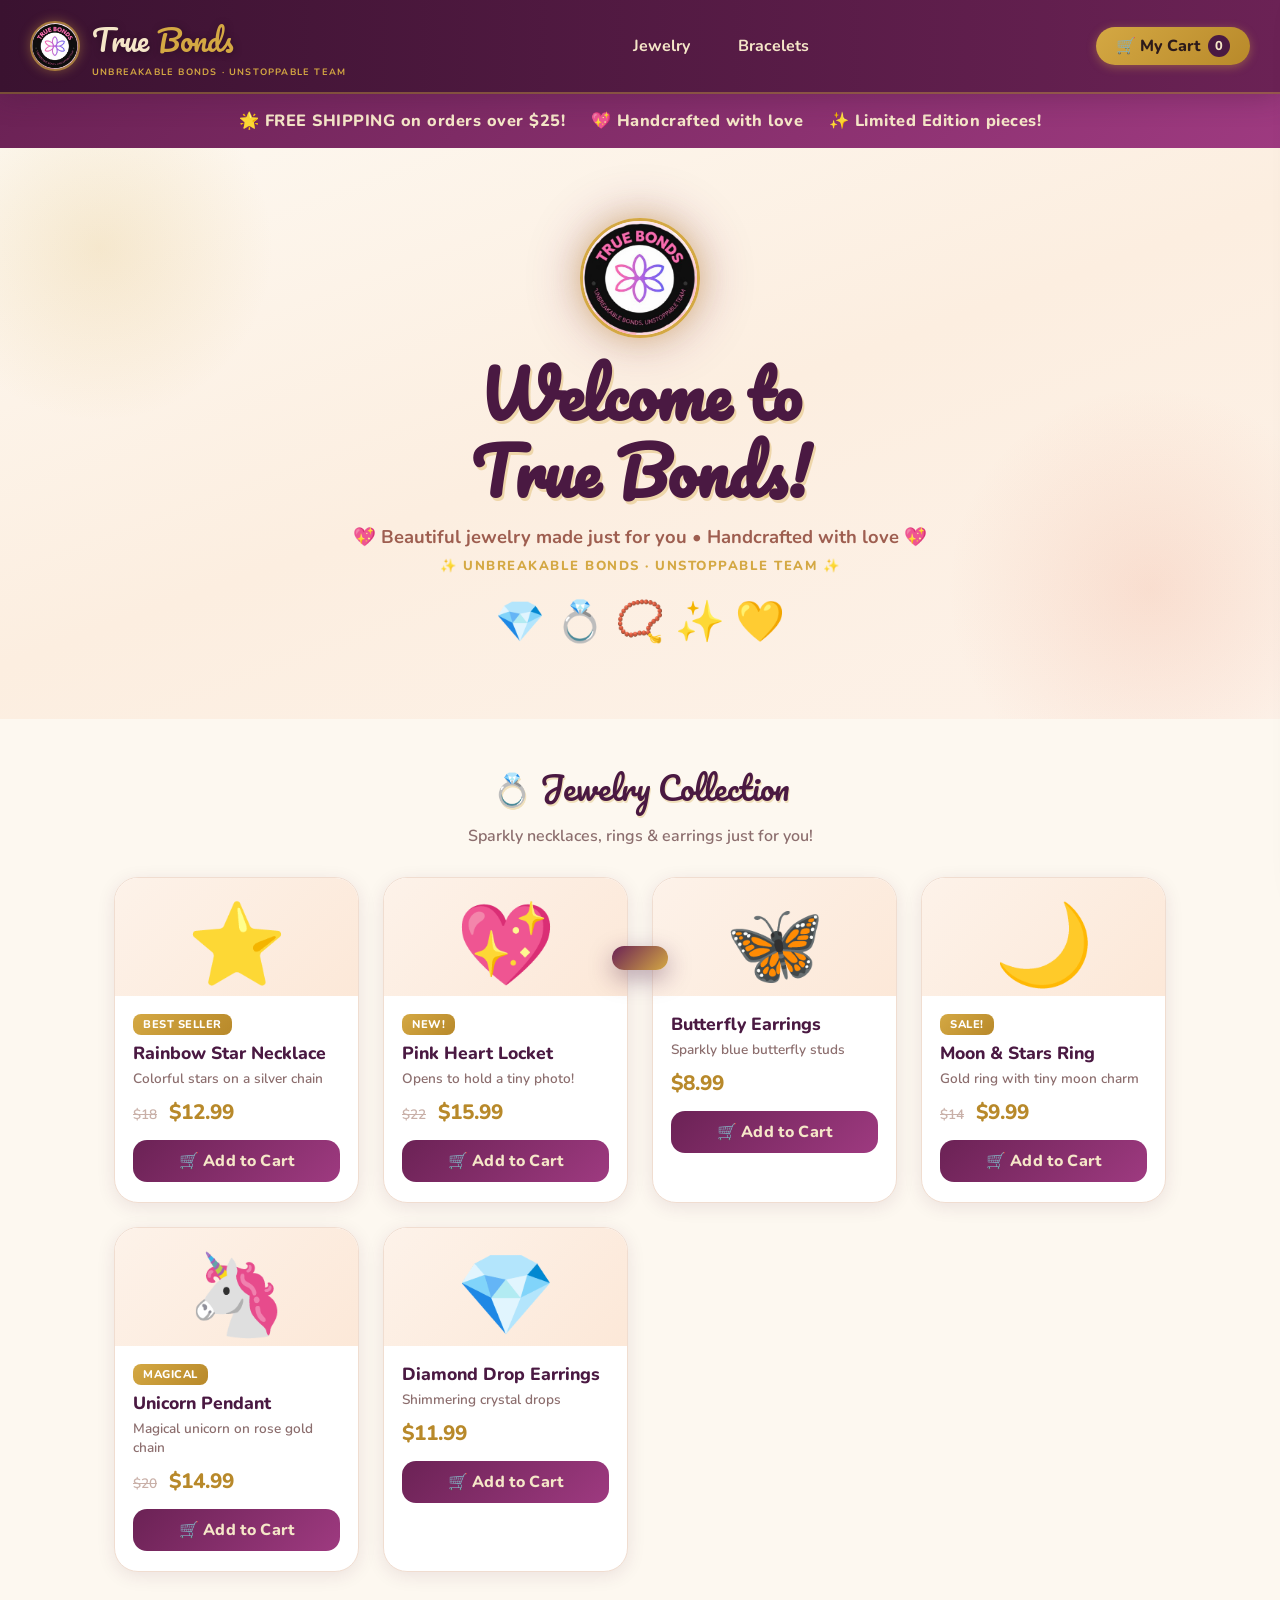
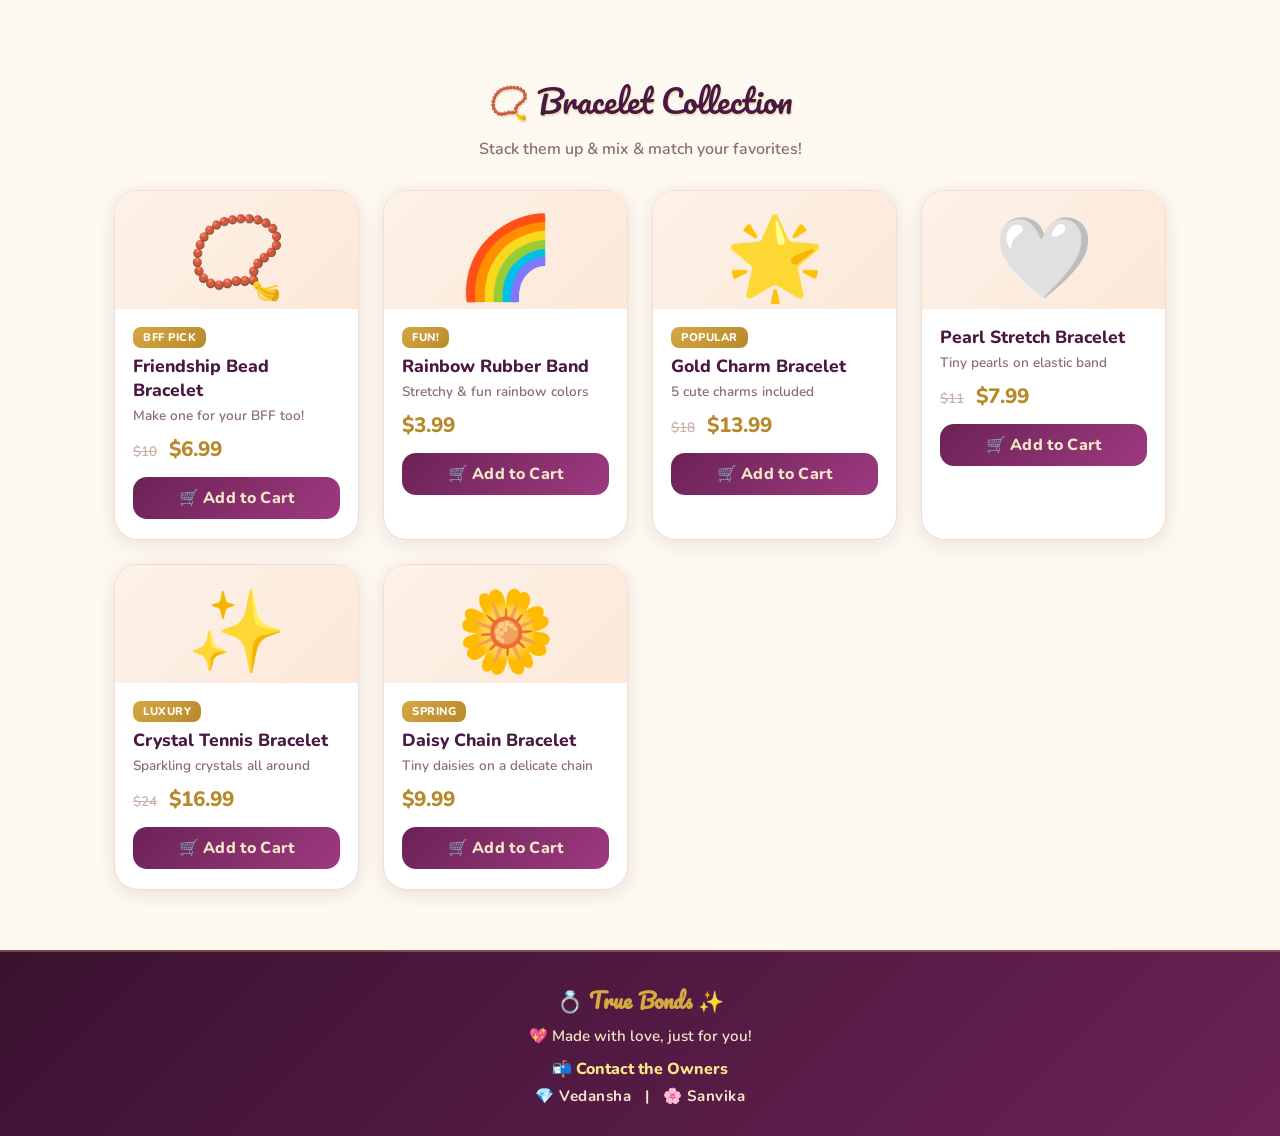
<file: index.html>
<!DOCTYPE html>
<html lang="en">
<head>
<meta charset="UTF-8">
<meta name="viewport" content="width=device-width, initial-scale=1.0">
<title>✨ True Bonds Jewelry ✨</title>
<link href="https://fonts.googleapis.com/css2?family=Pacifico&family=Nunito:wght@400;600;700;800&display=swap" rel="stylesheet">
<style>
  :root {
    --rose:      #e8896a;
    --gold:      #d4a843;
    --champagne: #f5e6c8;
    --plum:      #4a1942;
    --cream:     #fdf8f0;
    --card:      #ffffff;
    --text:      #2c1a1a;
    --muted:     #8c6e6e;
    --border:    #f0ddd0;
    --mint:      #2eaa7a;
  }

  * { margin: 0; padding: 0; box-sizing: border-box; }

  body {
    font-family: 'Nunito', sans-serif;
    background: var(--cream);
    color: var(--text);
    overflow-x: hidden;
  }

  /* ===== NAVBAR ===== */
  nav {
    background: linear-gradient(90deg, #3a1230, #6b2255, #3a1230);
    background-size: 200% auto;
    animation: shimmer 4s linear infinite;
    padding: 14px 30px;
    display: flex;
    align-items: center;
    justify-content: space-between;
    box-shadow: 0 4px 24px rgba(74,25,66,0.35);
    position: sticky; top: 0; z-index: 999;
    border-bottom: 2px solid rgba(212,168,67,0.4);
  }
  @keyframes shimmer { to { background-position: 200% center; } }

  .logo {
    font-family: 'Pacifico', cursive;
    font-size: 1.8rem;
    color: #f5e6c8;
    text-shadow: 1px 1px 8px rgba(0,0,0,0.3);
  }
  .logo span { color: #d4a843; }

  .nav-links { display: flex; gap: 20px; }
  .nav-links a {
    color: #f5e6c8;
    text-decoration: none;
    font-weight: 700;
    font-size: 1rem;
    padding: 6px 14px;
    border-radius: 20px;
    transition: background 0.2s, color 0.2s;
  }
  .nav-links a:hover { background: rgba(212,168,67,0.2); color: #d4a843; }

  #cart-btn {
    background: linear-gradient(135deg, #d4a843, #b8892a);
    color: #2c1a1a;
    border: none;
    padding: 8px 20px;
    border-radius: 25px;
    font-weight: 800;
    font-size: 1rem;
    cursor: pointer;
    display: flex; align-items: center; gap: 8px;
    transition: transform 0.2s, box-shadow 0.2s;
    font-family: 'Nunito', sans-serif;
    box-shadow: 0 2px 10px rgba(212,168,67,0.4);
  }
  #cart-btn:hover { transform: scale(1.06); box-shadow: 0 6px 18px rgba(212,168,67,0.55); }
  #cart-count {
    background: var(--plum);
    color: #f5e6c8;
    border-radius: 50%;
    width: 22px; height: 22px;
    display: flex; align-items: center; justify-content: center;
    font-size: 0.8rem;
    font-weight: 800;
  }

  /* ===== HERO ===== */
  .hero {
    text-align: center;
    padding: 70px 20px 50px;
    position: relative;
    overflow: hidden;
    background: linear-gradient(160deg, #fdf8f0 0%, #fceee0 50%, #fdf2e9 100%);
  }
  .hero::before {
    content: '';
    position: absolute;
    top: -80px; left: -80px;
    width: 360px; height: 360px;
    background: radial-gradient(circle, rgba(212,168,67,0.18), transparent 68%);
    border-radius: 50%;
  }
  .hero::after {
    content: '';
    position: absolute;
    bottom: -80px; right: -80px;
    width: 420px; height: 420px;
    background: radial-gradient(circle, rgba(232,137,106,0.18), transparent 68%);
    border-radius: 50%;
  }
  .hero h1 {
    font-family: 'Pacifico', cursive;
    font-size: clamp(2.2rem, 6vw, 4rem);
    color: var(--plum);
    text-shadow: 2px 3px 0 rgba(212,168,67,0.35);
    line-height: 1.2;
    position: relative; z-index: 1;
    animation: pop 0.7s cubic-bezier(.36,1.6,.6,1) both;
  }
  @keyframes pop { from { transform: scale(0.6); opacity: 0; } to { transform: scale(1); opacity: 1; } }
  .hero p {
    font-size: 1.15rem;
    color: #9e5e50;
    font-weight: 700;
    margin-top: 14px;
    position: relative; z-index: 1;
  }
  .floating-gems {
    font-size: 2.5rem;
    margin: 20px 0;
    animation: float 3s ease-in-out infinite;
  }
  @keyframes float {
    0%, 100% { transform: translateY(0); }
    50% { transform: translateY(-12px); }
  }

  /* ===== SECTION TITLE ===== */
  .section-title {
    text-align: center;
    font-family: 'Pacifico', cursive;
    font-size: 2rem;
    color: var(--plum);
    margin: 40px 0 10px;
    text-shadow: 1px 2px 0 rgba(212,168,67,0.3);
  }
  .section-subtitle {
    text-align: center;
    color: var(--muted);
    font-size: 1rem;
    margin-bottom: 30px;
    font-weight: 600;
  }

  /* ===== PRODUCTS GRID ===== */
  .products-grid {
    display: grid;
    grid-template-columns: repeat(auto-fill, minmax(240px, 1fr));
    gap: 24px;
    max-width: 1100px;
    margin: 0 auto;
    padding: 0 24px 60px;
  }

  .product-card {
    background: #ffffff;
    border-radius: 24px;
    overflow: hidden;
    box-shadow: 0 4px 18px rgba(74,25,66,0.1);
    transition: transform 0.25s, box-shadow 0.25s;
    border: 1.5px solid #f0ddd0;
    animation: fadeUp 0.5s ease both;
  }
  @keyframes fadeUp {
    from { transform: translateY(30px); opacity: 0; }
    to { transform: translateY(0); opacity: 1; }
  }
  .product-card:hover {
    transform: translateY(-8px) scale(1.02);
    box-shadow: 0 16px 40px rgba(212,168,67,0.22);
    border-color: #d4a843;
  }

  .product-emoji {
    font-size: 5rem;
    text-align: center;
    padding: 28px 20px 10px;
    background: linear-gradient(135deg, #fdf2e9, #fce8d8);
    display: block;
    line-height: 1;
  }

  .product-info { padding: 16px 18px 20px; }
  .product-name {
    font-size: 1.1rem;
    font-weight: 800;
    color: var(--plum);
    margin-bottom: 4px;
  }
  .product-desc {
    font-size: 0.85rem;
    color: var(--muted);
    margin-bottom: 10px;
    font-weight: 600;
  }
  .product-price {
    font-size: 1.3rem;
    font-weight: 800;
    color: #b8892a;
    margin-bottom: 14px;
  }
  .product-price .old-price {
    font-size: 0.85rem;
    color: #c9b0a8;
    text-decoration: line-through;
    margin-right: 6px;
    font-weight: 600;
  }

  .add-to-cart {
    width: 100%;
    background: linear-gradient(135deg, #6b2255, #9e3a80);
    color: #f5e6c8;
    border: none;
    padding: 10px;
    border-radius: 14px;
    font-size: 1rem;
    font-weight: 800;
    cursor: pointer;
    font-family: 'Nunito', sans-serif;
    transition: transform 0.2s, box-shadow 0.2s;
    letter-spacing: 0.3px;
  }
  .add-to-cart:hover {
    transform: scale(1.04);
    box-shadow: 0 6px 20px rgba(107,34,85,0.4);
  }
  .add-to-cart:active { transform: scale(0.97); }

  .badge {
    display: inline-block;
    background: linear-gradient(135deg, #d4a843, #b8892a);
    color: #fff;
    font-size: 0.7rem;
    font-weight: 800;
    padding: 3px 10px;
    border-radius: 8px;
    margin-bottom: 6px;
    text-transform: uppercase;
    letter-spacing: 0.5px;
  }

  /* ===== BANNER ===== */
  .banner {
    background: linear-gradient(135deg, #6b2255, #9e3a80);
    text-align: center;
    padding: 16px;
    font-weight: 800;
    color: #f5e6c8;
    font-size: 1.02rem;
    letter-spacing: 0.5px;
    margin: 0;
  }
  .banner span { margin: 0 10px; }

  /* ===== CART SIDEBAR ===== */
  .cart-overlay {
    display: none;
    position: fixed;
    inset: 0;
    background: rgba(74,25,66,0.4);
    z-index: 1000;
    backdrop-filter: blur(3px);
  }
  .cart-overlay.open { display: block; }

  .cart-sidebar {
    position: fixed;
    right: -420px;
    top: 0; bottom: 0;
    width: 380px;
    background: #fdf8f0;
    z-index: 1001;
    box-shadow: -8px 0 40px rgba(74,25,66,0.2);
    transition: right 0.35s cubic-bezier(.4,0,.2,1);
    display: flex;
    flex-direction: column;
    border-radius: 24px 0 0 24px;
    overflow: hidden;
  }
  .cart-sidebar.open { right: 0; }

  .cart-header {
    background: linear-gradient(90deg, #3a1230, #6b2255);
    padding: 20px 24px;
    display: flex;
    align-items: center;
    justify-content: space-between;
    border-bottom: 2px solid rgba(212,168,67,0.4);
  }
  .cart-header h2 {
    font-family: 'Pacifico', cursive;
    color: #f5e6c8;
    font-size: 1.5rem;
  }
  #close-cart {
    background: rgba(245,230,200,0.2);
    border: none;
    color: #f5e6c8;
    font-size: 1.4rem;
    border-radius: 50%;
    width: 36px; height: 36px;
    cursor: pointer;
    display: flex; align-items: center; justify-content: center;
    transition: background 0.2s;
  }
  #close-cart:hover { background: rgba(245,230,200,0.4); }

  .cart-items { flex: 1; overflow-y: auto; padding: 16px; }

  .cart-empty {
    text-align: center;
    padding: 60px 20px;
    color: var(--muted);
    font-size: 1rem;
    font-weight: 700;
  }
  .cart-empty .big { font-size: 3rem; }

  .cart-item {
    display: flex;
    align-items: center;
    gap: 14px;
    padding: 14px;
    background: #fff;
    border-radius: 16px;
    margin-bottom: 12px;
    border: 1.5px solid #f0ddd0;
    animation: fadeUp 0.3s ease;
    box-shadow: 0 2px 8px rgba(74,25,66,0.06);
  }
  .cart-item-emoji { font-size: 2.2rem; }
  .cart-item-info { flex: 1; }
  .cart-item-name { font-weight: 800; font-size: 0.95rem; color: var(--plum); }
  .cart-item-price { color: #b8892a; font-weight: 700; font-size: 0.9rem; }
  .cart-qty-controls { display: flex; align-items: center; gap: 8px; margin-top: 6px; }
  .qty-btn {
    background: linear-gradient(135deg, #6b2255, #9e3a80);
    border: none;
    color: #f5e6c8;
    width: 26px; height: 26px;
    border-radius: 50%;
    font-size: 1.1rem;
    cursor: pointer;
    display: flex; align-items: center; justify-content: center;
    font-weight: 800;
    transition: transform 0.15s;
    line-height: 1;
  }
  .qty-btn:hover { transform: scale(1.15); }
  .qty-num { font-weight: 800; font-size: 1rem; color: var(--plum); min-width: 20px; text-align: center; }
  .remove-item {
    background: none;
    border: none;
    font-size: 1.2rem;
    cursor: pointer;
    color: #c9745a;
    transition: transform 0.2s;
  }
  .remove-item:hover { transform: scale(1.3); }

  .cart-footer {
    padding: 20px;
    border-top: 2px dashed #f0ddd0;
    background: #fff;
  }
  .cart-total {
    display: flex;
    justify-content: space-between;
    align-items: center;
    margin-bottom: 16px;
  }
  .cart-total span { font-weight: 800; font-size: 1.1rem; color: var(--text); }
  .cart-total .total-price { font-family: 'Pacifico', cursive; font-size: 1.5rem; color: #b8892a; }

  #checkout-btn {
    width: 100%;
    background: linear-gradient(135deg, #6b2255, #9e3a80);
    color: #f5e6c8;
    border: none;
    padding: 14px;
    border-radius: 16px;
    font-size: 1.1rem;
    font-weight: 800;
    cursor: pointer;
    font-family: 'Nunito', sans-serif;
    transition: transform 0.2s, box-shadow 0.2s;
    letter-spacing: 0.5px;
  }
  #checkout-btn:hover {
    transform: scale(1.03);
    box-shadow: 0 8px 24px rgba(107,34,85,0.4);
  }

  /* ===== PAYMENT MODAL ===== */
  .modal-overlay {
    display: none;
    position: fixed;
    inset: 0;
    background: rgba(58,18,48,0.65);
    z-index: 2000;
    backdrop-filter: blur(4px);
    align-items: center;
    justify-content: center;
  }
  .modal-overlay.open { display: flex; }

  .modal {
    background: #fdf8f0;
    border-radius: 28px;
    padding: 36px 32px;
    max-width: 420px;
    width: 90%;
    box-shadow: 0 20px 60px rgba(74,25,66,0.3);
    animation: popIn 0.4s cubic-bezier(.36,1.6,.6,1);
    position: relative;
    border: 1.5px solid #f0ddd0;
  }
  @keyframes popIn { from { transform: scale(0.7); opacity: 0; } to { transform: scale(1); opacity: 1; } }

  .modal-title {
    font-family: 'Pacifico', cursive;
    font-size: 1.7rem;
    color: var(--plum);
    margin-bottom: 6px;
    text-align: center;
  }
  .modal-subtitle { text-align: center; color: var(--muted); font-size: 0.9rem; margin-bottom: 24px; font-weight: 600; }

  .form-group { margin-bottom: 16px; }
  .form-group label { display: block; font-weight: 700; font-size: 0.9rem; color: var(--plum); margin-bottom: 6px; }
  .form-group input {
    width: 100%;
    padding: 11px 14px;
    border: 2px solid #f0ddd0;
    border-radius: 12px;
    font-size: 1rem;
    font-family: 'Nunito', sans-serif;
    color: var(--text);
    background: #fff;
    outline: none;
    transition: border 0.2s, box-shadow 0.2s;
  }
  .form-group input:focus {
    border-color: #d4a843;
    box-shadow: 0 0 0 3px rgba(212,168,67,0.15);
  }
  .form-row { display: grid; grid-template-columns: 1fr 1fr; gap: 12px; }

  .card-icons { font-size: 1.5rem; margin-bottom: 16px; text-align: center; letter-spacing: 6px; }

  .pay-btn {
    width: 100%;
    background: linear-gradient(135deg, #2eaa7a, #1e7a56);
    color: white;
    border: none;
    padding: 14px;
    border-radius: 16px;
    font-size: 1.15rem;
    font-weight: 800;
    cursor: pointer;
    font-family: 'Nunito', sans-serif;
    transition: transform 0.2s, box-shadow 0.2s;
    margin-top: 8px;
  }
  .pay-btn:hover { transform: scale(1.03); box-shadow: 0 8px 24px rgba(46,170,122,0.4); }

  .modal-close {
    position: absolute;
    top: 14px; right: 18px;
    background: none;
    border: none;
    font-size: 1.6rem;
    cursor: pointer;
    color: #c9b0a8;
    transition: color 0.2s;
  }
  .modal-close:hover { color: var(--plum); }

  /* ===== SUCCESS ===== */
  .success-screen {
    text-align: center;
    padding: 20px;
  }
  .success-screen .big { font-size: 5rem; animation: bounce 0.8s ease infinite alternate; }
  @keyframes bounce { from { transform: scale(1); } to { transform: scale(1.15); } }
  .success-screen h2 {
    font-family: 'Pacifico', cursive;
    font-size: 1.8rem;
    color: var(--mint);
    margin: 14px 0 8px;
  }
  .success-screen p { color: var(--muted); font-weight: 600; margin-bottom: 24px; }

  /* ===== TOAST ===== */
  .toast {
    position: fixed;
    bottom: 30px;
    left: 50%;
    transform: translateX(-50%) translateY(100px);
    background: linear-gradient(135deg, #6b2255, #d4a843);
    color: #fdf8f0;
    padding: 12px 28px;
    border-radius: 50px;
    font-weight: 800;
    font-size: 1rem;
    z-index: 3000;
    box-shadow: 0 8px 24px rgba(74,25,66,0.4);
    transition: transform 0.4s cubic-bezier(.36,1.6,.6,1);
    white-space: nowrap;
  }
  .toast.show { transform: translateX(-50%) translateY(0); }

  /* ===== FOOTER ===== */
  footer {
    background: linear-gradient(135deg, #3a1230, #6b2255);
    color: #f5e6c8;
    text-align: center;
    padding: 30px 20px;
    font-size: 0.95rem;
    font-weight: 600;
    border-top: 2px solid rgba(212,168,67,0.35);
  }
  footer .footer-title {
    font-family: 'Pacifico', cursive;
    font-size: 1.3rem;
    color: #d4a843;
    margin-bottom: 8px;
  }

  @media (max-width: 600px) {
    .cart-sidebar { width: 100%; border-radius: 24px 24px 0 0; top: auto; height: 85vh; }
    .cart-sidebar.open { right: 0; }
  }

  /* ===== LOGO IMAGE ===== */
  .logo-wrap {
    display: flex;
    align-items: center;
    gap: 12px;
  }
  .logo-img {
    width: 50px;
    height: 50px;
    border-radius: 50%;
    border: 2px solid rgba(212,168,67,0.7);
    box-shadow: 0 0 12px rgba(212,168,67,0.4);
    object-fit: cover;
    flex-shrink: 0;
  }
  .logo-text { display: flex; flex-direction: column; }
  .logo-tagline {
    font-size: 0.58rem;
    color: #d4a843;
    font-weight: 700;
    letter-spacing: 1.2px;
    text-transform: uppercase;
    margin-top: 1px;
  }

  /* ===== HERO LOGO ===== */
  .hero-logo {
    width: 120px;
    height: 120px;
    border-radius: 50%;
    border: 3px solid #d4a843;
    box-shadow: 0 0 28px rgba(212,168,67,0.45), 0 0 55px rgba(107,34,85,0.3);
    margin: 0 auto 18px;
    display: block;
    object-fit: cover;
    animation: heroPulse 3s ease-in-out infinite alternate;
  }
  @keyframes heroPulse {
    from { box-shadow: 0 0 20px rgba(212,168,67,0.35), 0 0 40px rgba(107,34,85,0.2); }
    to   { box-shadow: 0 0 40px rgba(212,168,67,0.65), 0 0 80px rgba(107,34,85,0.45); }
  }
</style>
</head>
<body>

<!-- NAVBAR -->
<nav>
  <div class="logo-wrap">
    <img class="logo-img" src="[data-uri]" alt="True Bonds Logo">
    <div class="logo-text">
      <div class="logo">True <span>Bonds</span></div>
      <span class="logo-tagline">Unbreakable Bonds · Unstoppable Team</span>
    </div>
  </div>
  <div class="nav-links">
    <a href="#jewelry">Jewelry</a>
    <a href="#bracelets">Bracelets</a>
  </div>
  <button id="cart-btn" onclick="toggleCart()">
    🛒 My Cart <div id="cart-count">0</div>
  </button>
</nav>

<!-- BANNER -->
<div class="banner">
  <span>🌟 FREE SHIPPING on orders over $25!</span>
  <span>💖 Handcrafted with love</span>
  <span>✨ Limited Edition pieces!</span>
</div>

<!-- HERO -->
<div class="hero">
  <img class="hero-logo" src="[data-uri]" alt="True Bonds Logo">
  <h1>Welcome to<br>True Bonds!</h1>
  <p>💖 Beautiful jewelry made just for you • Handcrafted with love 💖</p>
  <p style="font-size:0.82rem; color:#d4a843; font-weight:800; letter-spacing:1.5px; text-transform:uppercase; margin-top:8px; position:relative; z-index:1;">✨ Unbreakable Bonds · Unstoppable Team ✨</p>
  <div class="floating-gems">💎 💍 📿 ✨ 💛</div>

</div>

<!-- JEWELRY SECTION -->
<div id="jewelry">
  <div class="section-title">💍 Jewelry Collection</div>
  <div class="section-subtitle">Sparkly necklaces, rings & earrings just for you!</div>
  <div class="products-grid" id="jewelry-grid"></div>
</div>

<!-- BRACELETS SECTION -->
<div id="bracelets">
  <div class="section-title">📿 Bracelet Collection</div>
  <div class="section-subtitle">Stack them up & mix & match your favorites!</div>
  <div class="products-grid" id="bracelets-grid"></div>
</div>

<!-- CART OVERLAY -->
<div class="cart-overlay" id="cart-overlay" onclick="toggleCart()"></div>

<!-- CART SIDEBAR -->
<div class="cart-sidebar" id="cart-sidebar">
  <div class="cart-header">
    <h2>🛒 My Cart</h2>
    <button id="close-cart" onclick="toggleCart()">✕</button>
  </div>
  <div class="cart-items" id="cart-items-list">
    <div class="cart-empty"><div class="big">🛍️</div><br>Your cart is empty!<br>Add some sparkles! ✨</div>
  </div>
  <div class="cart-footer">
    <div class="cart-total">
      <span>Total:</span>
      <span class="total-price" id="cart-total-price">$0.00</span>
    </div>
    <button id="checkout-btn" onclick="openPayment()">💳 Checkout Now!</button>
  </div>
</div>

<!-- PAYMENT MODAL -->
<div class="modal-overlay" id="payment-modal">
  <div class="modal">
    <button class="modal-close" onclick="closePayment()">✕</button>
    <div id="payment-form-view">
      <div class="modal-title">💳 Checkout!</div>
      <div class="modal-subtitle">✨ Safe & Secure Payment ✨</div>
      <div class="card-icons">💳 🔒</div>
      <div class="form-group">
        <label>Full Name on Card</label>
        <input type="text" placeholder="e.g. Emma Johnson" id="card-name">
      </div>
      <div class="form-group">
        <label>Card Number</label>
        <input type="text" placeholder="1234 5678 9012 3456" maxlength="19" id="card-number" oninput="formatCard(this)">
      </div>
      <div class="form-row">
        <div class="form-group">
          <label>Expiry Date</label>
          <input type="text" placeholder="MM/YY" maxlength="5" id="card-exp" oninput="formatExp(this)">
        </div>
        <div class="form-group">
          <label>CVV</label>
          <input type="text" placeholder="123" maxlength="3" id="card-cvv">
        </div>
      </div>
      <div class="form-group">
        <label>Email Address</label>
        <input type="email" placeholder="you@email.com" id="card-email">
      </div>
      <div style="background:#fdf4ff; border-radius:12px; padding:12px 16px; margin-bottom:16px; font-size:0.9rem; color:#b06bbf; font-weight:700; border:1.5px dashed #e0b6f5;">
        🔒 This is a dummy payment. No real charges will be made!
      </div>
      <button class="pay-btn" onclick="processPayment()">💚 Pay <span id="modal-total">$0.00</span></button>
    </div>
    <div id="payment-success-view" class="success-screen" style="display:none;">
      <div class="big">🎉</div>
      <h2>Order Placed!</h2>
      <p>Thank you so much! Your sparkly jewelry is on its way! 💖</p>
      <p style="font-size:0.85rem; color:#c084fc; font-weight:700;">📧 A confirmation has been sent to your email!</p>
      <button class="pay-btn" onclick="finishOrder()" style="margin-top:10px; background: linear-gradient(135deg,var(--pink),var(--lavender));">🏠 Keep Shopping!</button>
    </div>
  </div>
</div>

<!-- TOAST -->
<div class="toast" id="toast"></div>

<!-- FOOTER -->
<footer>
  <div class="footer-title">💍 True Bonds ✨</div>
  <p>💖 Made with love, just for you!</p>
  <p style="margin-top:12px; font-size:1rem; font-weight:800; color:#fde68a;">📬 Contact the Owners</p>
  <p style="margin-top:6px; font-size:0.95rem; font-weight:700; letter-spacing:0.5px;">
    💎 Vedansha &nbsp;&nbsp;|&nbsp;&nbsp; 🌸 Sanvika
  </p>
</footer>

<script>
// ===== PRODUCT DATA =====
const jewelry = [
  { id:1, name:"Rainbow Star Necklace", desc:"Colorful stars on a silver chain", price:12.99, oldPrice:18, emoji:"⭐", badge:"Best Seller" },
  { id:2, name:"Pink Heart Locket", desc:"Opens to hold a tiny photo!", price:15.99, oldPrice:22, emoji:"💖", badge:"New!" },
  { id:3, name:"Butterfly Earrings", desc:"Sparkly blue butterfly studs", price:8.99, oldPrice:null, emoji:"🦋", badge:null },
  { id:4, name:"Moon & Stars Ring", desc:"Gold ring with tiny moon charm", price:9.99, oldPrice:14, emoji:"🌙", badge:"Sale!" },
  { id:5, name:"Unicorn Pendant", desc:"Magical unicorn on rose gold chain", price:14.99, oldPrice:20, emoji:"🦄", badge:"Magical" },
  { id:6, name:"Diamond Drop Earrings", desc:"Shimmering crystal drops", price:11.99, oldPrice:null, emoji:"💎", badge:null },
];

const bracelets = [
  { id:7, name:"Friendship Bead Bracelet", desc:"Make one for your BFF too!", price:6.99, oldPrice:10, emoji:"📿", badge:"BFF Pick" },
  { id:8, name:"Rainbow Rubber Band", desc:"Stretchy & fun rainbow colors", price:3.99, oldPrice:null, emoji:"🌈", badge:"Fun!" },
  { id:9, name:"Gold Charm Bracelet", desc:"5 cute charms included", price:13.99, oldPrice:18, emoji:"🌟", badge:"Popular" },
  { id:10, name:"Pearl Stretch Bracelet", desc:"Tiny pearls on elastic band", price:7.99, oldPrice:11, emoji:"🤍", badge:null },
  { id:11, name:"Crystal Tennis Bracelet", desc:"Sparkling crystals all around", price:16.99, oldPrice:24, emoji:"✨", badge:"Luxury" },
  { id:12, name:"Daisy Chain Bracelet", desc:"Tiny daisies on a delicate chain", price:9.99, oldPrice:null, emoji:"🌼", badge:"Spring" },
];

// ===== CART STATE =====
let cart = [];

// ===== RENDER PRODUCTS =====
function renderProducts(arr, containerId) {
  const el = document.getElementById(containerId);
  el.innerHTML = arr.map((p, i) => `
    <div class="product-card" style="animation-delay:${i*0.08}s">
      <span class="product-emoji">${p.emoji}</span>
      <div class="product-info">
        ${p.badge ? `<div class="badge">${p.badge}</div>` : ''}
        <div class="product-name">${p.name}</div>
        <div class="product-desc">${p.desc}</div>
        <div class="product-price">
          ${p.oldPrice ? `<span class="old-price">$${p.oldPrice}</span>` : ''}
          $${p.price.toFixed(2)}
        </div>
        <button class="add-to-cart" onclick="addToCart(${p.id})">🛒 Add to Cart</button>
      </div>
    </div>
  `).join('');
}

renderProducts(jewelry, 'jewelry-grid');
renderProducts(bracelets, 'bracelets-grid');

// ===== CART LOGIC =====
function addToCart(id) {
  const product = [...jewelry, ...bracelets].find(p => p.id === id);
  const existing = cart.find(c => c.id === id);
  if (existing) existing.qty++;
  else cart.push({ ...product, qty: 1 });
  updateCart();
  showToast(`✨ ${product.emoji} ${product.name} added!`);
}

function updateCart() {
  const count = cart.reduce((s, c) => s + c.qty, 0);
  document.getElementById('cart-count').textContent = count;
  const total = cart.reduce((s, c) => s + c.price * c.qty, 0);
  document.getElementById('cart-total-price').textContent = `$${total.toFixed(2)}`;
  document.getElementById('modal-total').textContent = `$${total.toFixed(2)}`;
  renderCart();
}

function renderCart() {
  const el = document.getElementById('cart-items-list');
  if (!cart.length) {
    el.innerHTML = '<div class="cart-empty"><div class="big">🛍️</div><br>Your cart is empty!<br>Add some sparkles! ✨</div>';
    return;
  }
  el.innerHTML = cart.map(item => `
    <div class="cart-item">
      <div class="cart-item-emoji">${item.emoji}</div>
      <div class="cart-item-info">
        <div class="cart-item-name">${item.name}</div>
        <div class="cart-item-price">$${(item.price * item.qty).toFixed(2)}</div>
        <div class="cart-qty-controls">
          <button class="qty-btn" onclick="changeQty(${item.id}, -1)">−</button>
          <span class="qty-num">${item.qty}</span>
          <button class="qty-btn" onclick="changeQty(${item.id}, 1)">+</button>
        </div>
      </div>
      <button class="remove-item" onclick="removeItem(${item.id})">🗑️</button>
    </div>
  `).join('');
}

function changeQty(id, delta) {
  const item = cart.find(c => c.id === id);
  item.qty += delta;
  if (item.qty <= 0) cart = cart.filter(c => c.id !== id);
  updateCart();
}
function removeItem(id) {
  cart = cart.filter(c => c.id !== id);
  updateCart();
}

// ===== CART TOGGLE =====
function toggleCart() {
  document.getElementById('cart-sidebar').classList.toggle('open');
  document.getElementById('cart-overlay').classList.toggle('open');
}

// ===== PAYMENT =====
function openPayment() {
  if (!cart.length) { showToast("🛒 Your cart is empty!"); return; }
  document.getElementById('payment-form-view').style.display = 'block';
  document.getElementById('payment-success-view').style.display = 'none';
  document.getElementById('payment-modal').classList.add('open');
  toggleCart();
}
function closePayment() {
  document.getElementById('payment-modal').classList.remove('open');
}
function processPayment() {
  document.getElementById('payment-form-view').style.display = 'none';
  document.getElementById('payment-success-view').style.display = 'block';
}
function finishOrder() {
  cart = [];
  updateCart();
  closePayment();
  showToast("🎉 Thanks for shopping at True Bonds!");
}

// ===== CARD FORMATTERS =====
function formatCard(el) {
  let v = el.value.replace(/\D/g,'').substring(0,16);
  el.value = v.match(/.{1,4}/g)?.join(' ') || v;
}
function formatExp(el) {
  let v = el.value.replace(/\D/g,'').substring(0,4);
  if (v.length >= 3) v = v.substring(0,2) + '/' + v.substring(2);
  el.value = v;
}

// ===== TOAST =====
function showToast(msg) {
  const t = document.getElementById('toast');
  t.textContent = msg;
  t.classList.add('show');
  setTimeout(() => t.classList.remove('show'), 2500);
}
</script>
</body>
</html>
</file>
